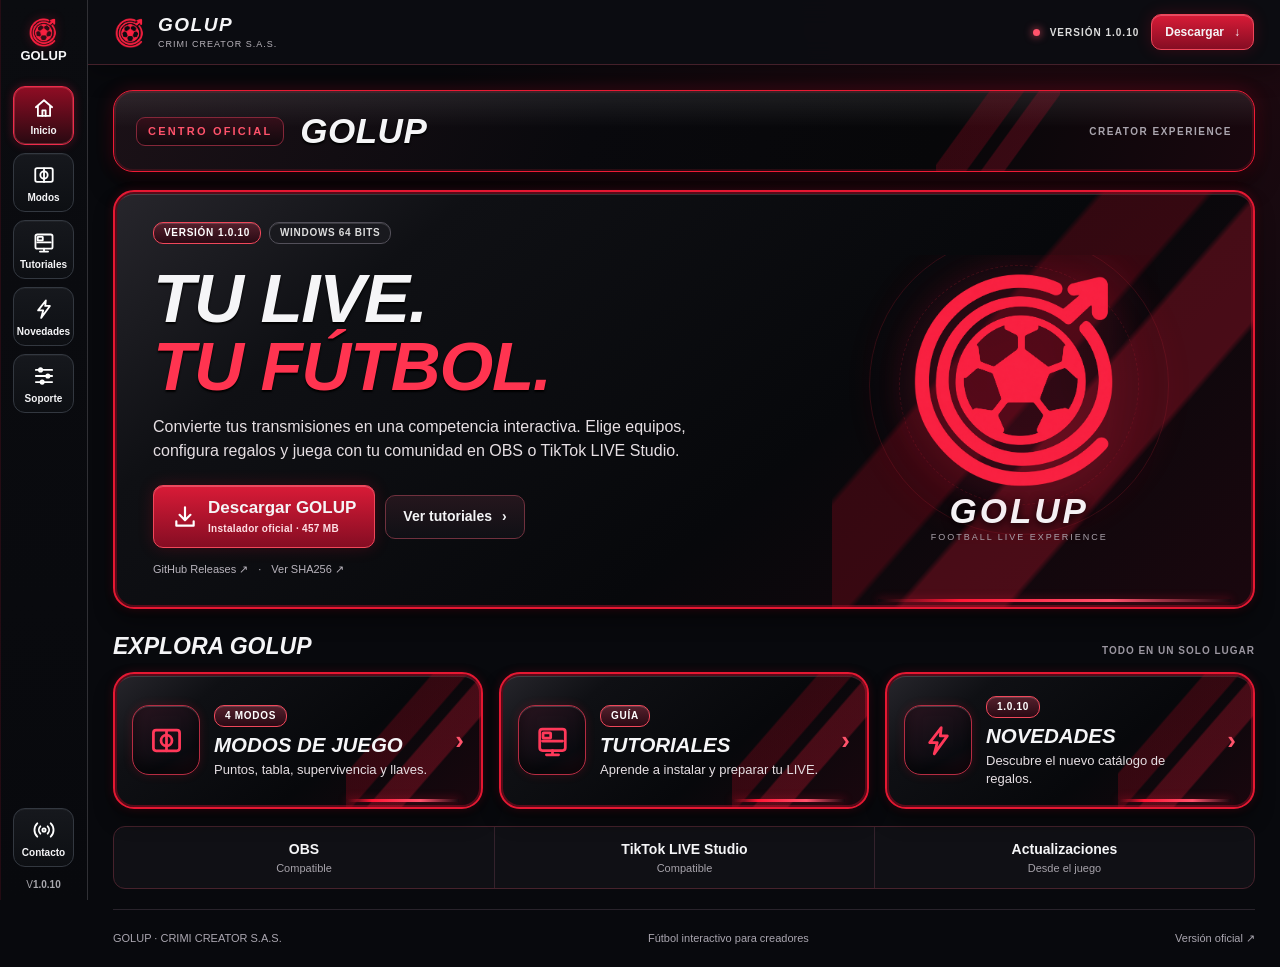
<file: index.html>
<!doctype html><html lang="es"><head><meta charset="utf-8"><meta name="viewport" content="width=device-width,initial-scale=1"><meta name="theme-color" content="#0b0c10"><title>GOLUP · Centro de descargas oficial</title><meta name="description" content="Descarga GOLUP para Windows. Fútbol interactivo para tus transmisiones en TikTok LIVE, OBS y LIVE Studio."><link rel="icon" href="assets/golup-red.png"><link rel="canonical" href="https://crimifutbol.com/"><link rel="stylesheet" href="assets/golup-arena-web.css"><script src="assets/golup-arena-web.js" defer></script></head><body><a class="skip" href="#main">Ir al contenido</a><aside class="sidebar"><a class="brand" href="#inicio" aria-label="GOLUP inicio"><img src="assets/golup-red.png" alt=""><strong>GOLUP</strong></a><nav aria-label="Navegación principal"><a href="#inicio" data-nav="inicio"><img class="nav-icon" src="assets/arena-web/home.svg" alt=""><span>Inicio</span></a><a href="#modos" data-nav="modos"><img class="nav-icon" src="assets/arena-web/football.svg" alt=""><span>Modos</span></a><a href="#tutoriales" data-nav="tutoriales"><img class="nav-icon" src="assets/arena-web/overlays.svg" alt=""><span>Tutoriales</span></a><a href="#novedades" data-nav="novedades"><img class="nav-icon" src="assets/arena-web/alerts.svg" alt=""><span>Novedades</span></a><a href="#soporte" data-nav="soporte"><img class="nav-icon" src="assets/arena-web/settings.svg" alt=""><span>Soporte</span></a></nav><div class="sidebar-bottom"><a href="https://wa.me/573227339534" target="_blank" rel="noopener noreferrer" aria-label="Soporte por WhatsApp"><img class="nav-icon" src="assets/arena-web/live.svg" alt=""><span>Contacto</span></a><small>V<span data-version>1.0.10</span></small></div></aside><div class="workspace"><header class="topbar"><div class="top-title"><img src="assets/golup-red.png" alt=""><div><b>GOLUP</b><small>CRIMI CREATOR S.A.S.</small></div></div><div class="top-right"><span class="top-status"><i></i> VERSIÓN <span data-version>1.0.10</span></span><a href="https://github.com/crimidop3-source/golup-updates/releases/download/v1.0.10/GOLUP_Setup_1.0.10.exe" data-download class="button compact primary">Descargar <span>↓</span></a></div></header><main id="main" tabindex="-1">
<section class="view" id="inicio" aria-labelledby="inicio-title"><div class="arena-head"><span class="eyebrow">CENTRO OFICIAL</span><h1 id="inicio-title">GOLUP</h1><span class="head-meta">CREATOR EXPERIENCE</span></div><div class="hero panel"><div class="hero-copy"><div class="pills"><span class="pill">VERSIÓN <span data-version>1.0.10</span></span><span class="pill neutral">WINDOWS 64 BITS</span></div><h2>Tu LIVE.<br><em>Tu fútbol.</em></h2><p>Convierte tus transmisiones en una competencia interactiva. Elige equipos, configura regalos y juega con tu comunidad en OBS o TikTok LIVE Studio.</p><div class="actions"><a class="button primary download" href="https://github.com/crimidop3-source/golup-updates/releases/download/v1.0.10/GOLUP_Setup_1.0.10.exe" data-download><svg viewBox="0 0 24 24" aria-hidden="true"><path d="M12 3v12m-5-5 5 5 5-5M4 16v4h16v-4"/></svg><span>Descargar GOLUP<small>Instalador oficial · <span data-size>457 MB</span></small></span></a><a class="button secondary" href="#tutoriales">Ver tutoriales <span>›</span></a></div><div class="hero-meta"><a href="https://github.com/crimidop3-source/golup-updates/releases/tag/v1.0.10" data-release target="_blank" rel="noopener noreferrer">GitHub Releases ↗</a><span>·</span><a href="https://github.com/crimidop3-source/golup-updates/releases/download/v1.0.10/SHA256_GOLUP_1_0_10.txt" data-sha target="_blank" rel="noopener noreferrer">Ver SHA256 ↗</a></div></div><div class="hero-mark" aria-hidden="true"><div class="orbit orbit-one"></div><div class="orbit orbit-two"></div><img src="assets/golup-red.png" alt=""><span>GOLUP</span><small>FOOTBALL LIVE EXPERIENCE</small></div></div><div class="section-title"><h2>Explora GOLUP</h2><span>TODO EN UN SOLO LUGAR</span></div><div class="arena-grid"><a class="tile shortcut" href="#modos"><span class="tile-icon"><img class="nav-icon" src="assets/arena-web/football.svg" alt=""></span><div><span class="pill">4 MODOS</span><h3>Modos de juego</h3><p>Puntos, tabla, supervivencia y llaves.</p></div><span class="chevron">›</span></a><a class="tile shortcut" href="#tutoriales"><span class="tile-icon"><img class="nav-icon" src="assets/arena-web/overlays.svg" alt=""></span><div><span class="pill">GUÍA</span><h3>Tutoriales</h3><p>Aprende a instalar y preparar tu LIVE.</p></div><span class="chevron">›</span></a><a class="tile shortcut" href="#novedades"><span class="tile-icon"><img class="nav-icon" src="assets/arena-web/alerts.svg" alt=""></span><div><span class="pill">1.0.10</span><h3>Novedades</h3><p>Descubre el nuevo catálogo de regalos.</p></div><span class="chevron">›</span></a></div><div class="info-strip"><div><b>OBS</b><small>Compatible</small></div><div><b>TikTok LIVE Studio</b><small>Compatible</small></div><div><b>Actualizaciones</b><small>Desde el juego</small></div></div></section>
<section class="view" id="modos" aria-labelledby="modos-title"><div class="arena-head"><span class="eyebrow">GOLUP</span><h1 id="modos-title">Modos de juego</h1><span class="head-meta">4 MODALIDADES</span></div><div class="section-intro">Elige la dinámica que mejor se adapte a tu transmisión.</div><div class="mode-grid"><article class="tile mode"><div class="mode-media"><img src="assets/golup/f1.webp" alt="Vista del modo F1" loading="lazy"><span class="mode-code">F1</span></div><div class="mode-copy"><span class="pill">Puntos</span><h3>Rey por Puntos</h3><p>Competencia directa por puntos. Configura el tiempo y comienza la partida.</p><a class="text-link" href="#tutoriales" data-lesson="mode-f1-overview">Ver tutorial <span>›</span></a></div></article><article class="tile mode"><div class="mode-media"><img src="assets/golup/f2.webp" alt="Vista del modo F2" loading="lazy"><span class="mode-code">F2</span></div><div class="mode-copy"><span class="pill">Clasificación</span><h3>Rey de la Tabla</h3><p>Clasificación dinámica por apoyo. Configura el tiempo y comienza la partida.</p><a class="text-link" href="#tutoriales" data-lesson="mode-f1-overview">Ver tutorial <span>›</span></a></div></article><article class="tile mode"><div class="mode-media"><img src="assets/golup/f3.webp" alt="Vista del modo F3" loading="lazy"><span class="mode-code">F3</span></div><div class="mode-copy"><span class="pill">Eliminación</span><h3>Supervivencia</h3><p>El último equipo va quedando eliminado. Cada ronda comienza desde el cronómetro.</p><a class="text-link" href="#tutoriales" data-lesson="mode-f3-overview">Ver tutorial <span>›</span></a></div></article><article class="tile mode"><div class="mode-media"><img src="assets/golup/f5.webp" alt="Vista del modo F5" loading="lazy"><span class="mode-code">F5</span></div><div class="mode-copy"><span class="pill">Simultáneo / 1 vs 1</span><h3>Torneo de llaves</h3><p>Sortea los enfrentamientos y juega todos los cruces a la vez o uno por uno.</p><a class="text-link" href="#tutoriales" data-lesson="mode-f5-overview">Ver tutorial <span>›</span></a></div></article></div><div class="panel callout"><b>Un solo instalador. Todos los modos.</b><a href="https://github.com/crimidop3-source/golup-updates/releases/download/v1.0.10/GOLUP_Setup_1.0.10.exe" data-download class="button primary">Descargar GOLUP ↓</a></div></section>
<section class="view" id="tutoriales" aria-labelledby="tutoriales-title"><div class="arena-head"><span class="eyebrow">ACADEMIA</span><h1 id="tutoriales-title">Tutoriales</h1><span class="head-meta">GUÍAS DE USO</span></div><p class="section-intro">Aprende desde la instalación hasta la configuración de tu partida. Algunos videos muestran interfaces de versiones anteriores.</p><div class="filters" role="group" aria-label="Filtrar tutoriales"><button data-filter="all" aria-pressed="true">Todos</button><button data-filter="empezar" aria-pressed="false">Primeros pasos</button><button data-filter="preparar" aria-pressed="false">Configuración</button><button data-filter="modos" aria-pressed="false">Modos</button><label class="search"><span class="sr-only">Buscar tutorial</span><input type="search" id="lessonSearch" placeholder="Buscar tutorial…"></label></div><div class="lesson-grid"><article class="lesson tile" data-category="empezar" data-id="start-install"><span class="tile-icon"><img class="nav-icon" src="assets/arena-web/overlays.svg" alt=""></span><div><span class="micro">PRIMEROS PASOS · 01</span><h3>Descargar e instalar GolUp</h3><div class="lesson-links"><button class="text-link watch" data-video="media/videos/DESCARGAR%20E%20INSTALAR.mp4" data-title="Descargar e instalar GolUp" data-youtube="https://youtu.be/iX44_-fY_AY">▶ Ver video</button><a class="text-link muted" href="https://youtu.be/iX44_-fY_AY" target="_blank" rel="noopener noreferrer">YouTube ↗</a></div></div></article><article class="lesson tile" data-category="empezar" data-id="license-register"><span class="tile-icon"><img class="nav-icon" src="assets/arena-web/overlays.svg" alt=""></span><div><span class="micro">PRIMEROS PASOS · 02</span><h3>Primer inicio y licencia</h3><div class="lesson-links"><button class="text-link watch" data-video="media/videos/Primer%20Inicio%20Y%20Licencia.mp4" data-title="Primer inicio y licencia" data-youtube="https://youtu.be/li6o7LheCts">▶ Ver video</button><a class="text-link muted" href="https://youtu.be/li6o7LheCts" target="_blank" rel="noopener noreferrer">YouTube ↗</a></div></div></article><article class="lesson tile" data-category="preparar" data-id="scenes-overview"><span class="tile-icon"><img class="nav-icon" src="assets/arena-web/overlays.svg" alt=""></span><div><span class="micro">CONFIGURACIÓN · 03</span><h3>Equipos, regalos y ajustes</h3><div class="lesson-links"><button class="text-link watch" data-video="media/videos/Equipos%20Regalos%20y%20Ajustes%20.mp4" data-title="Equipos, regalos y ajustes" data-youtube="https://youtu.be/nVquSLhfrxQ">▶ Ver video</button><a class="text-link muted" href="https://youtu.be/nVquSLhfrxQ" target="_blank" rel="noopener noreferrer">YouTube ↗</a></div></div></article><article class="lesson tile" data-category="preparar" data-id="cc-mobile"><span class="tile-icon"><img class="nav-icon" src="assets/arena-web/overlays.svg" alt=""></span><div><span class="micro">CONFIGURACIÓN · 04</span><h3>Controlar desde el celular</h3><div class="lesson-links"><button class="text-link watch" data-video="media/videos/Controlar%20Desde%20el%20Celular%20Y%20Reiniciar%20Titulos.mp4" data-title="Controlar desde el celular" data-youtube="https://youtu.be/j7VEj4uTvlo">▶ Ver video</button><a class="text-link muted" href="https://youtu.be/j7VEj4uTvlo" target="_blank" rel="noopener noreferrer">YouTube ↗</a></div></div></article><article class="lesson tile" data-category="preparar" data-id="console-open-tests"><span class="tile-icon"><img class="nav-icon" src="assets/arena-web/overlays.svg" alt=""></span><div><span class="micro">CONFIGURACIÓN · 05</span><h3>Pruebas y recuperación de puntos</h3><div class="lesson-links"><button class="text-link watch" data-video="media/videos/Pruebas%20Y%20Recuperacion%20De%20Puntos.mp4" data-title="Pruebas y recuperación de puntos" data-youtube="https://youtu.be/t05F3OXeLBM">▶ Ver video</button><a class="text-link muted" href="https://youtu.be/t05F3OXeLBM" target="_blank" rel="noopener noreferrer">YouTube ↗</a></div></div></article><article class="lesson tile" data-category="preparar" data-id="obs-overview"><span class="tile-icon"><img class="nav-icon" src="assets/arena-web/overlays.svg" alt=""></span><div><span class="micro">CONFIGURACIÓN · 06</span><h3>OBS y conexión al LIVE</h3><div class="lesson-links"><button class="text-link watch" data-video="media/videos/OBS%20Y%20Tik%20Tok%20Live.mp4" data-title="OBS y conexión al LIVE" data-youtube="https://youtu.be/BBNl2zgZfQY">▶ Ver video</button><a class="text-link muted" href="https://youtu.be/BBNl2zgZfQY" target="_blank" rel="noopener noreferrer">YouTube ↗</a></div></div></article><article class="lesson tile" data-category="modos" data-id="mode-f1-overview"><span class="tile-icon"><img class="nav-icon" src="assets/arena-web/overlays.svg" alt=""></span><div><span class="micro">MODOS · 07</span><h3>F1 y F2 · Puntos y tabla</h3><div class="lesson-links"><button class="text-link watch" data-video="media/videos/F1%20Y%20F2%20.%20Puntos%20y%20Tabla.mp4" data-title="F1 y F2 · Puntos y tabla" data-youtube="https://youtu.be/AwnV2ccF7cE">▶ Ver video</button><a class="text-link muted" href="https://youtu.be/AwnV2ccF7cE" target="_blank" rel="noopener noreferrer">YouTube ↗</a></div></div></article><article class="lesson tile" data-category="modos" data-id="mode-f3-overview"><span class="tile-icon"><img class="nav-icon" src="assets/arena-web/overlays.svg" alt=""></span><div><span class="micro">MODOS · 08</span><h3>F3 · Supervivencia y snipe</h3><div class="lesson-links"><button class="text-link watch" data-video="media/videos/F3%20.%20Supervivencia%20y%20Snipe.mp4" data-title="F3 · Supervivencia y snipe" data-youtube="https://youtu.be/DAzOagvXdpg">▶ Ver video</button><a class="text-link muted" href="https://youtu.be/DAzOagvXdpg" target="_blank" rel="noopener noreferrer">YouTube ↗</a></div></div></article><article class="lesson tile" data-category="modos" data-id="mode-f4-overview"><span class="tile-icon"><img class="nav-icon" src="assets/arena-web/overlays.svg" alt=""></span><div><span class="micro">MODOS · 09</span><h3>Archivo · F4, cruce por cruce</h3><p>Tutorial de una versión anterior.</p><div class="lesson-links"><button class="text-link watch" data-video="media/videos/F4%20.%20Cruce%20Por%20Cruce.mp4" data-title="Archivo · F4, cruce por cruce" data-youtube="https://youtu.be/OsmCsbzePro">▶ Ver video</button><a class="text-link muted" href="https://youtu.be/OsmCsbzePro" target="_blank" rel="noopener noreferrer">YouTube ↗</a></div></div></article><article class="lesson tile" data-category="modos" data-id="mode-f5-overview"><span class="tile-icon"><img class="nav-icon" src="assets/arena-web/overlays.svg" alt=""></span><div><span class="micro">MODOS · 10</span><h3>F5 · Simultáneos (video anterior)</h3><p>Incluye un segmento F7 de una versión anterior.</p><div class="lesson-links"><button class="text-link watch" data-video="media/videos/F5%20Y%20F7%20.%20Simultaneos%20Y%20grupos.mp4" data-title="F5 · Simultáneos (video anterior)" data-youtube="https://youtu.be/xpWvnSmFgug">▶ Ver video</button><a class="text-link muted" href="https://youtu.be/xpWvnSmFgug" target="_blank" rel="noopener noreferrer">YouTube ↗</a></div></div></article></div><p id="noLessons" hidden>No hay tutoriales que coincidan.</p></section>
<section class="view" id="novedades" aria-labelledby="novedades-title"><div class="arena-head"><span class="eyebrow">ACTUALIZACIONES</span><h1 id="novedades-title">Novedades</h1><span class="head-meta">BUILD 1010</span></div><div class="panel update-hero"><span class="pill">VERSIÓN ESTABLE</span><h2>GOLUP <span data-version>1.0.10</span></h2><p>Más opciones para personalizar tu LIVE.</p><a href="https://github.com/crimidop3-source/golup-updates/releases/tag/v1.0.10" data-release class="button secondary" target="_blank" rel="noopener noreferrer">Ver publicación oficial ↗</a></div><div class="feature-grid"><article class="tile feature"><span class="tile-icon"><img class="nav-icon" src="assets/arena-web/settings.svg" alt=""></span><div><h3>Control Center renovado</h3><p>Una interfaz optimizada para preparar y controlar tus partidas.</p></div></article><article class="tile feature"><span class="tile-icon"><img class="nav-icon" src="assets/arena-web/utils.svg" alt=""></span><div><h3>Catálogo LIVE actualizado</h3><p>Nombres, iconos, IDs y filtros por coins. Más de 780 regalos detectados en las pruebas.</p></div></article><article class="tile feature"><span class="tile-icon"><img class="nav-icon" src="assets/arena-web/football.svg" alt=""></span><div><h3>Regalos por equipo</h3><p>Elige directamente un regalo para cada uno de los 16 equipos.</p></div></article><article class="tile feature"><span class="tile-icon"><img class="nav-icon" src="assets/arena-web/live.svg" alt=""></span><div><h3>Estabilidad y puntos</h3><p>Corrección de duplicación de puntos y mejoras de conexión.</p></div></article></div><div class="panel callout"><b>¿Ya tienes GOLUP? Abre el juego para comprobar actualizaciones.</b><a href="https://github.com/crimidop3-source/golup-updates/releases/download/v1.0.10/GOLUP_Setup_1.0.10.exe" data-download class="button primary">Instalador completo ↓</a></div></section>
<section class="view" id="soporte" aria-labelledby="soporte-title"><div class="arena-head"><span class="eyebrow">AYUDA</span><h1 id="soporte-title">Soporte</h1></div><div class="support-grid"><article class="panel support"><h2>¿Necesitas ayuda?</h2><p>Contacta con CRIMI CREATOR S.A.S. para resolver dudas de instalación, licencia o configuración.</p><a class="button primary" href="https://wa.me/573227339534" target="_blank" rel="noopener noreferrer">Contactar por WhatsApp ↗</a></article><article class="panel support"><h2>Preguntas frecuentes</h2><details><summary>¿Qué necesito para instalar GOLUP?</summary><p>Un equipo Windows de 64 bits, acceso a Internet y espacio para la instalación. Descarga el instalador desde esta web.</p></details><details><summary>¿Necesito dos versiones para OBS y LIVE Studio?</summary><p>No. El instalador actual es único y permite usar GOLUP con ambos programas.</p></details><details><summary>¿Por qué Windows puede mostrar una advertencia?</summary><p>El instalador puede activar SmartScreen porque no tiene firma de código de Windows. Verifica la procedencia oficial y el SHA256 antes de ejecutarlo.</p></details><details><summary>¿Cómo actualizo una versión anterior?</summary><p>Abre el juego y comprueba la actualización integrada. No necesitas descargar el instalador completo cada vez.</p></details></article></div></section>
<footer><span>GOLUP · CRIMI CREATOR S.A.S.</span><span>Fútbol interactivo para creadores</span><a href="https://github.com/crimidop3-source/golup-updates/releases/tag/v1.0.10" data-release target="_blank" rel="noopener noreferrer">Versión oficial ↗</a></footer></main></div><dialog id="videoDialog"><div class="dialog-head"><h2 id="videoTitle">Tutorial</h2><button id="closeVideo" aria-label="Cerrar video">×</button></div><video id="videoPlayer" controls playsinline preload="none"></video><p><a id="videoYoutube" target="_blank" rel="noopener noreferrer" href="#">Abrir en YouTube ↗</a></p></dialog></body></html>
</file>
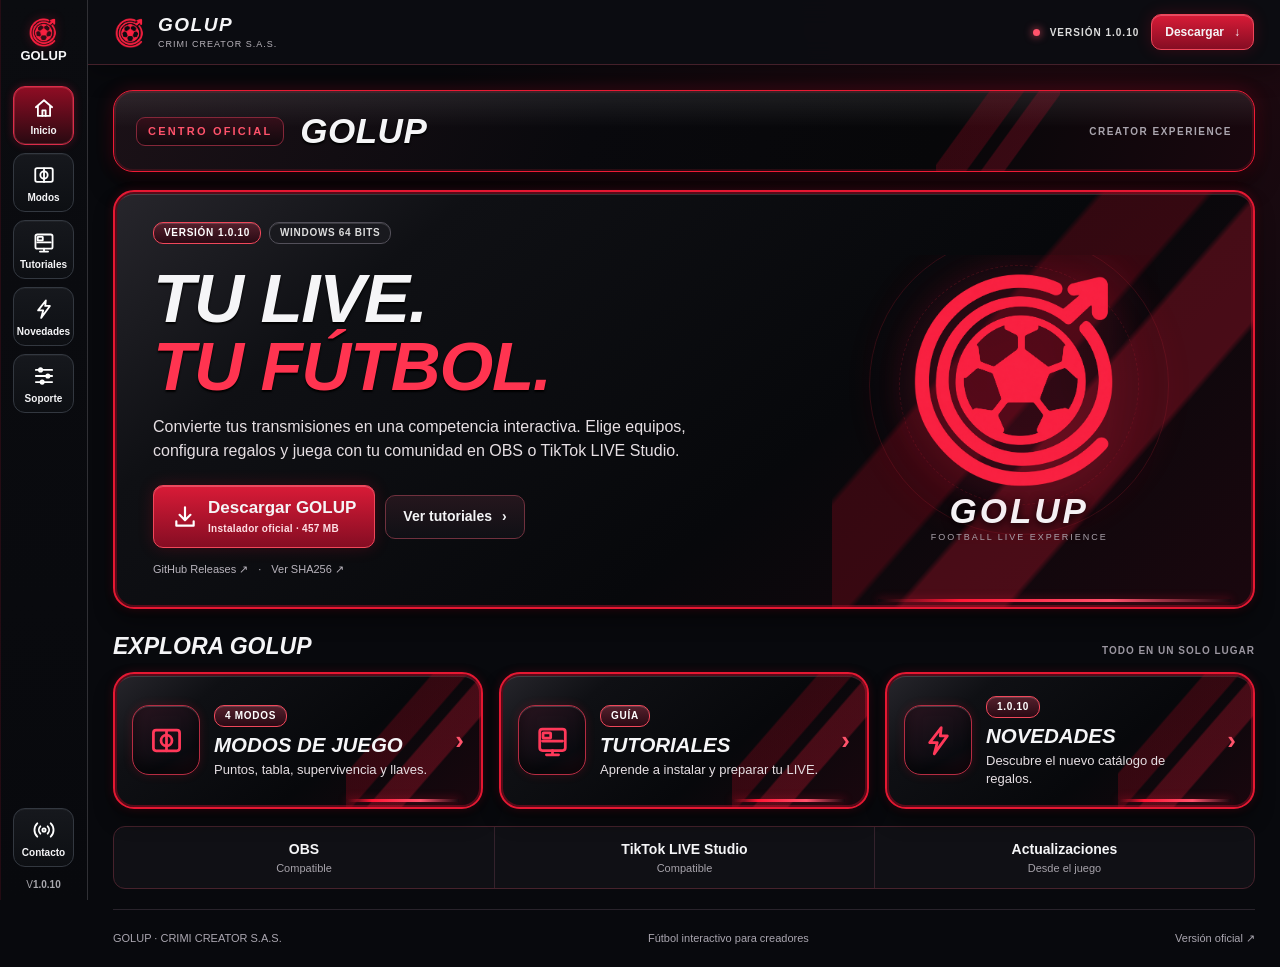
<file: futazo.html>
<!doctype html><html lang="es"><head><meta charset="utf-8"><meta name="viewport" content="width=device-width,initial-scale=1"><meta http-equiv="refresh" content="0;url=./index.html"><title>GOLUP · Sitio oficial</title><link rel="canonical" href="https://crimifutbol.com/"></head><body style="background:#09090d;color:#fff;font-family:Arial"><p><a style="color:#ff536b" href="./index.html">Ir a GOLUP</a></p></body></html>
</file>
<file: assets/golup-arena-web.css>
/* Web skin adapted from FUTAZO fz527-arena-game-cards.css and fz531-sidebar-clean.css. */
:root{color-scheme:dark;--bg:#08090d;--panel:#0f1014;--red:#ee1b35;--red-light:#ff536b;--line:#333840;--text:#f5f5f7;--muted:#b8b5bf;--display:'Bahnschrift SemiCondensed','Bahnschrift','Barlow Condensed','Arial Narrow',Arial,sans-serif;font-family:var(--display);font-size:16px;scrollbar-color:#702031 #0b0c10}*{box-sizing:border-box}body{margin:0;background:radial-gradient(ellipse at 86% 0%,#240911 0,transparent 43%),#08090d;color:var(--text);line-height:1.5}a{color:inherit;text-decoration:none}button,input{font:inherit}button{cursor:pointer}button,a,input,summary{-webkit-tap-highlight-color:transparent}a:focus-visible,button:focus-visible,input:focus-visible,summary:focus-visible{outline:2px solid #ff8296;outline-offset:4px}button{color:inherit}img{max-width:100%}[hidden]{display:none!important}.skip{position:fixed;left:12px;top:-70px;z-index:1000;background:#fff;color:#000;padding:12px}.skip:focus{top:8px}.sr-only{position:absolute;width:1px;height:1px;overflow:hidden;clip-path:inset(50%)}.sidebar{position:fixed;inset:0 auto 0 0;width:88px;display:flex;flex-direction:column;align-items:center;z-index:10;padding:0 0 8px;background:linear-gradient(180deg,#0b0c10,#08090d);border-right:1px solid #303035;box-shadow:inset 1px 0 0 #78132740;overflow:auto}.brand{height:77px;display:flex;flex-direction:column;align-items:center;justify-content:center;gap:2px;margin-bottom:9px}.brand img{width:31px;height:31px;object-fit:contain;filter:drop-shadow(0 0 5px #ff153953)}.brand strong{font-size:13px;font-weight:900;line-height:1}.sidebar nav{display:flex;flex-direction:column;gap:8px;align-items:center}.sidebar nav a,.sidebar-bottom a{display:flex;flex-direction:column;align-items:center;justify-content:center;width:61px;height:59px;gap:4px;padding:5px 2px;border-radius:12px;border:1px solid #333840;background:linear-gradient(180deg,#16181d,#0d0f13);box-shadow:inset 0 1px 0 #ffffff0a;transition:background .16s,border-color .16s,box-shadow .16s}.sidebar nav span,.sidebar-bottom span{font-weight:700;font-size:10px;line-height:1.1;text-align:center}.nav-icon{display:block;width:26px;height:26px;object-fit:contain;filter:brightness(0) invert(1)}.sidebar a:hover,.sidebar a[aria-current=page]{border-color:#ef2a4a;background:linear-gradient(180deg,#900d24,#280911);box-shadow:inset 0 0 0 1px #ff68734a,0 0 10px #ff194745}.sidebar .brand:hover{border:0;box-shadow:none;background:none}.sidebar-bottom{margin-top:auto;padding-top:15px;display:grid;justify-items:center;gap:10px}.sidebar-bottom small{font-size:10px;color:#a8a7ad}.workspace{margin-left:88px;min-height:100vh}.topbar{height:65px;position:sticky;top:0;z-index:8;display:flex;align-items:center;justify-content:space-between;gap:15px;padding:0 26px;background:#0c0d12f5;border-bottom:1px solid #44202a;box-shadow:0 8px 24px #0005;backdrop-filter:blur(12px)}.top-title,.top-right{display:flex;align-items:center;gap:12px}.top-title img{width:32px;height:32px;object-fit:contain}.top-title div{display:grid;line-height:1.1;gap:4px}.top-title b{font-size:19px;letter-spacing:1.5px;font-style:italic}.top-title small{font-size:9px;letter-spacing:1px;color:#b7b3ba}.top-status{font-size:10px;font-weight:800;letter-spacing:1px;color:#ddd;white-space:nowrap}.top-status i{display:inline-block;background:#ff536b;width:7px;height:7px;border-radius:50%;box-shadow:0 0 9px #ff536b;margin-right:6px}.button{display:inline-flex;align-items:center;justify-content:center;gap:10px;border-radius:10px;border:1px solid #963045;padding:12px 17px;font-weight:850;font-size:14px;text-align:center;transition:filter .16s,transform .16s,box-shadow .16s;line-height:1.2;min-height:44px}.button:hover{filter:brightness(1.18);transform:translateY(-1px)}.primary{background:linear-gradient(180deg,#d91b37,#850d23);border-color:#f0475a;box-shadow:inset 0 1px 0 #ffb2bf55,0 0 16px #f4072930}.secondary{background:linear-gradient(180deg,#25161d,#101015);border-color:#70313e}.compact{min-height:36px;padding:8px 13px;font-size:12px}main{max-width:1550px;margin:auto;padding:18px 25px 0;min-height:calc(100vh - 65px);display:flex;flex-direction:column}.view{padding-bottom:20px}.view:focus{outline:none}.arena-head{display:flex;align-items:center;gap:16px;position:relative;isolation:isolate;overflow:hidden;padding:17px 22px;margin:7px 0 18px;min-height:82px;border:1px solid #ee1b35;border-radius:20px;background:linear-gradient(112deg,#1b1117 0%,#09090d 42%,#070709 72%,#19070e 100%);box-shadow:inset 0 0 0 2px #ff233d21,0 0 18px #f4002633,0 13px 23px #0009}.arena-head:before{content:'';position:absolute;inset:0;z-index:-1;background:linear-gradient(180deg,#ffffff18,transparent 46%);pointer-events:none}.arena-head:after{content:'';position:absolute;right:17%;top:0;bottom:0;width:124px;background:linear-gradient(126deg,transparent 0 29%,#bd0a263c 30% 48%,transparent 49% 56%,#db123437 57% 69%,transparent 70%);pointer-events:none;z-index:-1}.eyebrow{padding:8px 11px;border-radius:9px;border:1px solid #842739;background:linear-gradient(180deg,#350f1a,#11090d);font-size:11px;font-weight:900;letter-spacing:2.2px;line-height:1;color:#ff536b;white-space:nowrap}.arena-head h1{margin:0;font:italic 900 35px/1.05 var(--display);letter-spacing:.5px;text-transform:uppercase;text-shadow:0 2px 2px #000}.head-meta{font-size:10px;letter-spacing:1.5px;color:#aaa5ae;font-weight:800;margin-left:auto;text-align:right}.panel,.tile{position:relative;isolation:isolate;overflow:hidden;min-width:0;border:2px solid #e51832;border-radius:21px;background:linear-gradient(140deg,#27262c 0%,#0f1014 22%,#07080b 61%,#1a070e 100%);box-shadow:inset 0 0 0 2px #570a19,inset 0 3px 0 #ffffff24,0 0 10px #e6032430,0 12px 19px #0006}.panel:before,.tile:before{content:'';position:absolute;right:0;top:0;bottom:0;width:37%;background:linear-gradient(131deg,transparent 0 34%,#b2092042 35% 48%,transparent 49% 54%,#ff1a393d 55% 68%,transparent 69%);pointer-events:none;z-index:-1}.panel:after,.tile:after{content:'';position:absolute;bottom:5px;right:22px;height:3px;width:31%;background:linear-gradient(90deg,transparent,#ff1635 23%,#ff516c 66%,transparent);box-shadow:0 0 8px #ff123266;pointer-events:none}.hero{display:grid;grid-template-columns:minmax(0,1.25fr) minmax(230px,.75fr);min-height:340px;align-items:center;padding:30px 38px;gap:18px}.hero-copy{position:relative;z-index:1}.pills{display:flex;gap:8px;flex-wrap:wrap}.pill{display:inline-flex;align-items:center;gap:4px;min-height:21px;padding:4px 10px;border-radius:10px;border:1px solid #f0475a;background:linear-gradient(180deg,#54202c,#290a14);color:white;font-size:10px;font-weight:900;letter-spacing:.7px;text-transform:uppercase;line-height:1.2;box-shadow:inset 0 1px 0 #ffffff24}.pill.neutral{border-color:#53505a;background:#19191e;color:#ddd}.hero h2{font:italic 900 clamp(42px,5.4vw,80px)/.98 var(--display);letter-spacing:-1.3px;text-transform:uppercase;margin:21px 0 15px;text-shadow:0 2px 2px #000}.hero h2 em{color:#ff3450;font-style:inherit}.hero p{color:#e6dfe3;font-size:16px;max-width:590px;margin:0 0 22px}.actions{display:flex;align-items:center;gap:10px;flex-wrap:wrap}.download{text-align:left;min-height:60px;padding:12px 18px;font-size:17px}.download svg{width:26px;height:26px;fill:none;stroke:#fff;stroke-width:2;stroke-linecap:round;stroke-linejoin:round}.download small{display:block;font-size:10px;letter-spacing:.3px;font-weight:650;color:#ffe0e5;margin-top:4px}.hero-meta{display:flex;gap:10px;flex-wrap:wrap;color:#b9b4bd;font-size:11px;margin-top:13px}.hero-meta a:hover,.text-link:hover,footer a:hover{color:#ff536b}.hero-mark{position:relative;isolation:isolate;display:flex;flex-direction:column;align-items:center;justify-content:center;min-height:260px;gap:3px;overflow:hidden}.hero-mark img{width:clamp(120px,19vw,235px);aspect-ratio:1;object-fit:contain;filter:drop-shadow(0 0 25px #ff16464a);z-index:1}.hero-mark>span{font:italic 900 35px/1 var(--display);letter-spacing:3px;text-shadow:0 2px 10px #000}.hero-mark>small{font-size:9px;letter-spacing:2px;color:#a9a1aa}.orbit{position:absolute;aspect-ratio:1;border:1px solid #a21a3044;border-radius:50%;width:88%;max-width:300px;top:45%;left:50%;transform:translate(-50%,-50%);z-index:-1;box-shadow:0 0 30px #ff183b0d}.orbit-two{width:70%;max-width:240px;border-style:dashed;transform:translate(-50%,-50%) rotate(15deg)}.section-title{display:flex;align-items:baseline;justify-content:space-between;gap:10px;margin:25px 0 12px}.section-title h2{font:italic 900 23px/1.1 var(--display);text-transform:uppercase;margin:0}.section-title>span{color:#9b96a0;font-size:10px;font-weight:800;letter-spacing:1px}.arena-grid{display:grid;grid-template-columns:repeat(3,minmax(0,1fr));gap:16px}.shortcut,.feature,.lesson{display:grid;grid-template-columns:68px minmax(0,1fr) auto;align-items:center;gap:14px;padding:17px;min-height:137px}.tile-icon{display:grid;place-items:center;width:68px;height:70px;border:1px solid #b52c42;border-radius:17px;background:linear-gradient(150deg,#2a1520 0%,#0a0b10 72%,#200b14 100%);box-shadow:inset 0 1px 0 #ffffff2e,inset 0 -8px 15px #0008,0 0 10px #f4052c2b}.tile-icon img{width:39px;height:39px;filter:brightness(0) saturate(100%) invert(37%) sepia(88%) saturate(3900%) hue-rotate(331deg) brightness(104%)}.tile h3{font:italic 900 clamp(18px,1.6vw,24px)/1.08 var(--display);text-transform:uppercase;margin:7px 0 5px;overflow-wrap:anywhere}.tile p{font-size:13px;line-height:1.35;color:#e6dfe3;margin:0}.chevron{color:#ff536b;font-size:26px;font-weight:bold}.shortcut:hover,.mode:hover{transform:translateY(-2px);border-color:#ff5267;box-shadow:inset 0 0 0 2px #8d1e31,inset 0 3px 0 #ffffff35,0 0 23px #ff1b3f6b,0 14px 22px #0009}.shortcut,.mode{transition:transform .16s,border-color .16s,box-shadow .16s}.info-strip{margin:17px 0 0;display:grid;grid-template-columns:repeat(3,1fr);border:1px solid #47222c;border-radius:12px;background:#101015}.info-strip>div{padding:12px 18px;text-align:center}.info-strip>div+div{border-left:1px solid #34222c}.info-strip b,.info-strip small{display:block}.info-strip b{font-size:14px}.info-strip small{color:#a6a2aa;font-size:11px}.section-intro{color:#c3bec8;margin:0 0 18px;font-size:15px}.mode-grid{display:grid;grid-template-columns:repeat(2,minmax(0,1fr));gap:16px}.mode{display:grid;grid-template-columns:minmax(0,.9fr) minmax(0,1fr);min-height:200px}.mode-media{min-width:0;position:relative;background:#0b0b10;border-right:1px solid #6a2735;display:grid;place-items:center;padding:10px}.mode-media img{width:100%;max-height:220px;object-fit:contain}.mode-code{position:absolute;top:10px;left:10px;border:1px solid #f0475a;background:#340e1b;border-radius:7px;padding:4px 8px;font-weight:900}.mode-copy{padding:20px 17px;align-self:center}.text-link{color:#ff7488;font-weight:800;font-size:12px;display:inline-flex;align-items:center;gap:5px;background:none;border:0;padding:8px 0;cursor:pointer}.text-link.muted{color:#bebac3}.callout{margin-top:18px;padding:18px 22px;display:flex;justify-content:space-between;align-items:center;gap:12px}.filters{display:flex;flex-wrap:wrap;gap:8px;margin:0 0 16px}.filters button,.search input{border:1px solid #57585d;border-radius:9px;background:#0d0e12;padding:10px 13px;font-size:13px;color:#f2f2f5;font-weight:700}.filters button[aria-pressed=true]{background:linear-gradient(180deg,#900d24,#280911);border-color:#ef2a4a}.search{margin-left:auto;min-width:160px}.search input{width:100%;font-weight:500}.lesson-grid,.feature-grid{display:grid;grid-template-columns:repeat(2,minmax(0,1fr));gap:14px}.lesson,.feature{grid-template-columns:56px minmax(0,1fr);min-height:126px;padding:15px}.lesson .tile-icon,.feature .tile-icon{width:56px;height:58px;border-radius:12px}.lesson .tile-icon img,.feature .tile-icon img{width:31px;height:31px}.lesson h3,.feature h3{font-size:19px}.micro{font-size:10px;letter-spacing:1px;font-weight:800;color:#ff7488}.lesson-links{display:flex;gap:18px;flex-wrap:wrap}.update-hero{padding:25px 28px;margin-bottom:18px}.update-hero h2{font:italic 900 48px/1 var(--display);margin:16px 0 8px}.update-hero p{margin:0 0 18px;color:#d7d2d9}.support-grid{display:grid;grid-template-columns:1fr 1.3fr;gap:16px}.support{padding:24px}.support h2{font:italic 900 26px/1.1 var(--display);margin:0 0 15px;text-transform:uppercase}.support p{color:#d3cfd6;font-size:14px}.support details{border:1px solid #68303b;background:#111116;border-radius:9px;padding:12px;margin-top:10px}.support summary{font-weight:750;cursor:pointer}.support details p{margin-bottom:0}footer{margin-top:auto;display:flex;flex-wrap:wrap;justify-content:space-between;gap:10px;padding:20px 0;color:#aaa6b0;font-size:11px;border-top:1px solid #29232b}dialog{padding:18px;width:min(900px,94vw);max-height:92vh;color:#fff;background:#101015;border:2px solid #d60824;border-radius:17px;box-shadow:0 0 28px #e4082744,0 16px 40px #000b}dialog::backdrop{background:#000c;backdrop-filter:blur(5px)}.dialog-head{display:flex;justify-content:space-between;gap:12px;align-items:center}.dialog-head h2{font-size:19px;margin:0}.dialog-head button{border:1px solid #973047;background:#25101a;border-radius:8px;font-size:23px;min-width:40px;min-height:40px}dialog video{width:100%;max-height:65vh;background:#000;margin-top:12px}dialog a{color:#ff7488}
@media(max-width:1180px){.arena-grid{gap:12px}.shortcut{grid-template-columns:54px minmax(0,1fr);padding:13px;gap:10px}.shortcut .tile-icon{width:54px;height:58px}.shortcut .tile-icon img{width:33px;height:33px}.shortcut .chevron{display:none}.shortcut h3{font-size:19px}.hero{padding:28px}.head-meta{font-size:9px}}@media(max-width:850px){main{padding:14px 17px 0}.topbar{padding:0 17px}.arena-grid{grid-template-columns:1fr}.shortcut{min-height:102px;grid-template-columns:58px minmax(0,1fr) auto}.shortcut .chevron{display:block}.hero{grid-template-columns:minmax(0,1fr) minmax(140px,.55fr);padding:24px}.hero-mark{min-height:180px}.hero-mark>span{font-size:26px}.hero-mark>small{font-size:7px}.mode-grid,.lesson-grid,.feature-grid,.support-grid{grid-template-columns:1fr}.head-meta{display:none}.arena-head{gap:12px;padding:15px}.arena-head h1{font-size:29px}.section-title>span{display:none}}@media(max-width:560px){.sidebar{inset:auto 0 0 0;width:100%;height:auto;padding:7px 5px calc(7px + env(safe-area-inset-bottom));border:0;border-top:1px solid #6a2533;overflow:visible;box-shadow:0 -6px 20px #0009}.sidebar .brand,.sidebar-bottom{display:none}.sidebar nav{display:grid;width:100%;grid-template-columns:repeat(5,minmax(0,1fr));gap:5px}.sidebar nav a{width:100%;height:50px;gap:3px;border-radius:9px}.sidebar nav .nav-icon{width:21px;height:21px}.sidebar nav span{font-size:9px}.workspace{margin:0;padding-bottom:76px}.topbar{height:58px;padding:0 12px}.top-title{gap:7px}.top-title img{width:26px;height:26px}.top-title small{font-size:8px}.top-status{display:none}main{padding:10px 12px 0;min-height:calc(100vh - 134px)}.arena-head{min-height:64px;flex-wrap:wrap;gap:8px;padding:12px 13px;border-radius:15px;margin:4px 0 13px}.arena-head h1{font-size:26px}.eyebrow{font-size:9px;letter-spacing:1.2px;padding:6px 7px}.panel,.tile{border-radius:16px}.hero{display:flex;flex-direction:column-reverse;align-items:stretch;gap:14px;padding:18px;min-height:0}.hero-mark{min-height:0;height:146px;gap:0}.hero-mark img{width:105px}.hero-mark>span{font-size:23px}.hero-mark>small{display:none}.orbit{width:140px}.orbit-two{width:108px}.hero h2{font-size:47px;margin:14px 0 10px}.hero p{font-size:14px;margin-bottom:16px}.actions{align-items:stretch;flex-direction:column}.actions .button{width:100%}.download{justify-content:center}.hero-meta{justify-content:center}.info-strip>div{padding:9px 5px}.info-strip b{font-size:11px}.info-strip small{font-size:9px}.section-title{margin:21px 0 10px}.mode{grid-template-columns:1fr}.mode-media{border-right:0;border-bottom:1px solid #6a2735}.mode-media img{height:165px}.mode-copy{padding:16px}.callout{flex-direction:column;align-items:stretch;text-align:center;padding:15px}.filters{gap:6px}.filters button{font-size:12px;padding:8px 10px}.search{width:100%;margin:0}.lesson h3{font-size:17px}.update-hero h2{font-size:38px}.support{padding:18px}footer{padding:16px 0;font-size:10px}}@media(prefers-reduced-motion:reduce){*,*::before,*::after{transition:none!important;scroll-behavior:auto!important}}
</file>
